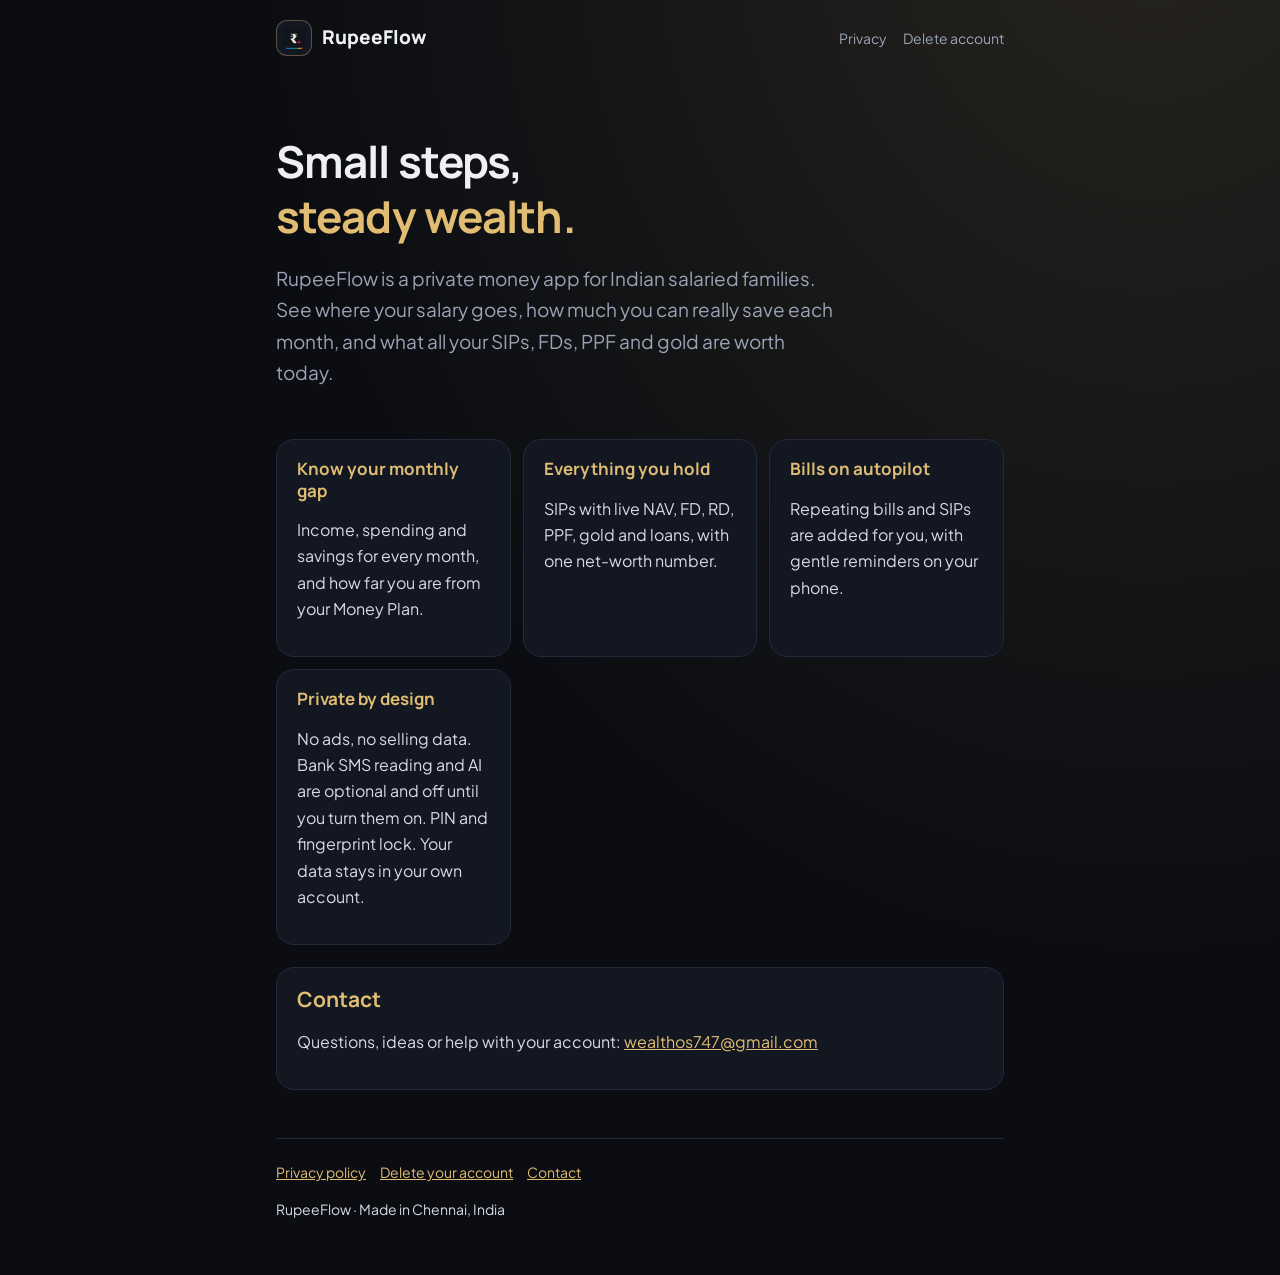
<file: index.html>
<!doctype html>
<html lang="en">
<head>
<meta charset="utf-8">
<meta name="viewport" content="width=device-width, initial-scale=1">
<title>RupeeFlow – small steps, steady wealth</title>
<meta name="description" content="RupeeFlow is a private personal money app for India: track spending, SIPs, FD, RD, PPF and gold, and see your monthly gap.">
<link rel="icon" href="mark.png">
<link rel="preconnect" href="https://fonts.googleapis.com">
<link rel="preconnect" href="https://fonts.gstatic.com" crossorigin>
<link href="https://fonts.googleapis.com/css2?family=Manrope:wght@700;800&family=Plus+Jakarta+Sans:wght@400;500;700&display=swap" rel="stylesheet">
<link rel="stylesheet" href="style.css">
</head>
<body>
<div class="wrap">
  <header class="top">
    <a class="brand" href="./"><img src="mark.png" alt="">RupeeFlow</a>
    <nav><a href="privacy.html">Privacy</a><a href="delete-account.html">Delete account</a></nav>
  </header>

  <section class="hero">
    <h1>Small steps,<br><span class="gold">steady wealth.</span></h1>
    <p class="lead">RupeeFlow is a private money app for Indian salaried families. See where your salary goes, how much you can really save each month, and what all your SIPs, FDs, PPF and gold are worth today.</p>
  </section>

  <div class="grid">
    <div class="card"><h3>Know your monthly gap</h3><p>Income, spending and savings for every month, and how far you are from your Money Plan.</p></div>
    <div class="card"><h3>Everything you hold</h3><p>SIPs with live NAV, FD, RD, PPF, gold and loans, with one net-worth number.</p></div>
    <div class="card"><h3>Bills on autopilot</h3><p>Repeating bills and SIPs are added for you, with gentle reminders on your phone.</p></div>
    <div class="card"><h3>Private by design</h3><p>No ads, no selling data. Bank SMS reading and AI are optional and off until you turn them on. PIN and fingerprint lock. Your data stays in your own account.</p></div>
  </div>

  <div class="card">
    <h2 style="margin-top:0">Contact</h2>
    <p>Questions, ideas or help with your account: <a href="mailto:wealthos747@gmail.com">wealthos747@gmail.com</a></p>
  </div>

  <footer>
    <a href="privacy.html">Privacy policy</a><a href="delete-account.html">Delete your account</a><a href="mailto:wealthos747@gmail.com">Contact</a>
    <p>RupeeFlow · Made in Chennai, India</p>
  </footer>
</div>
</body>
</html>
</file>
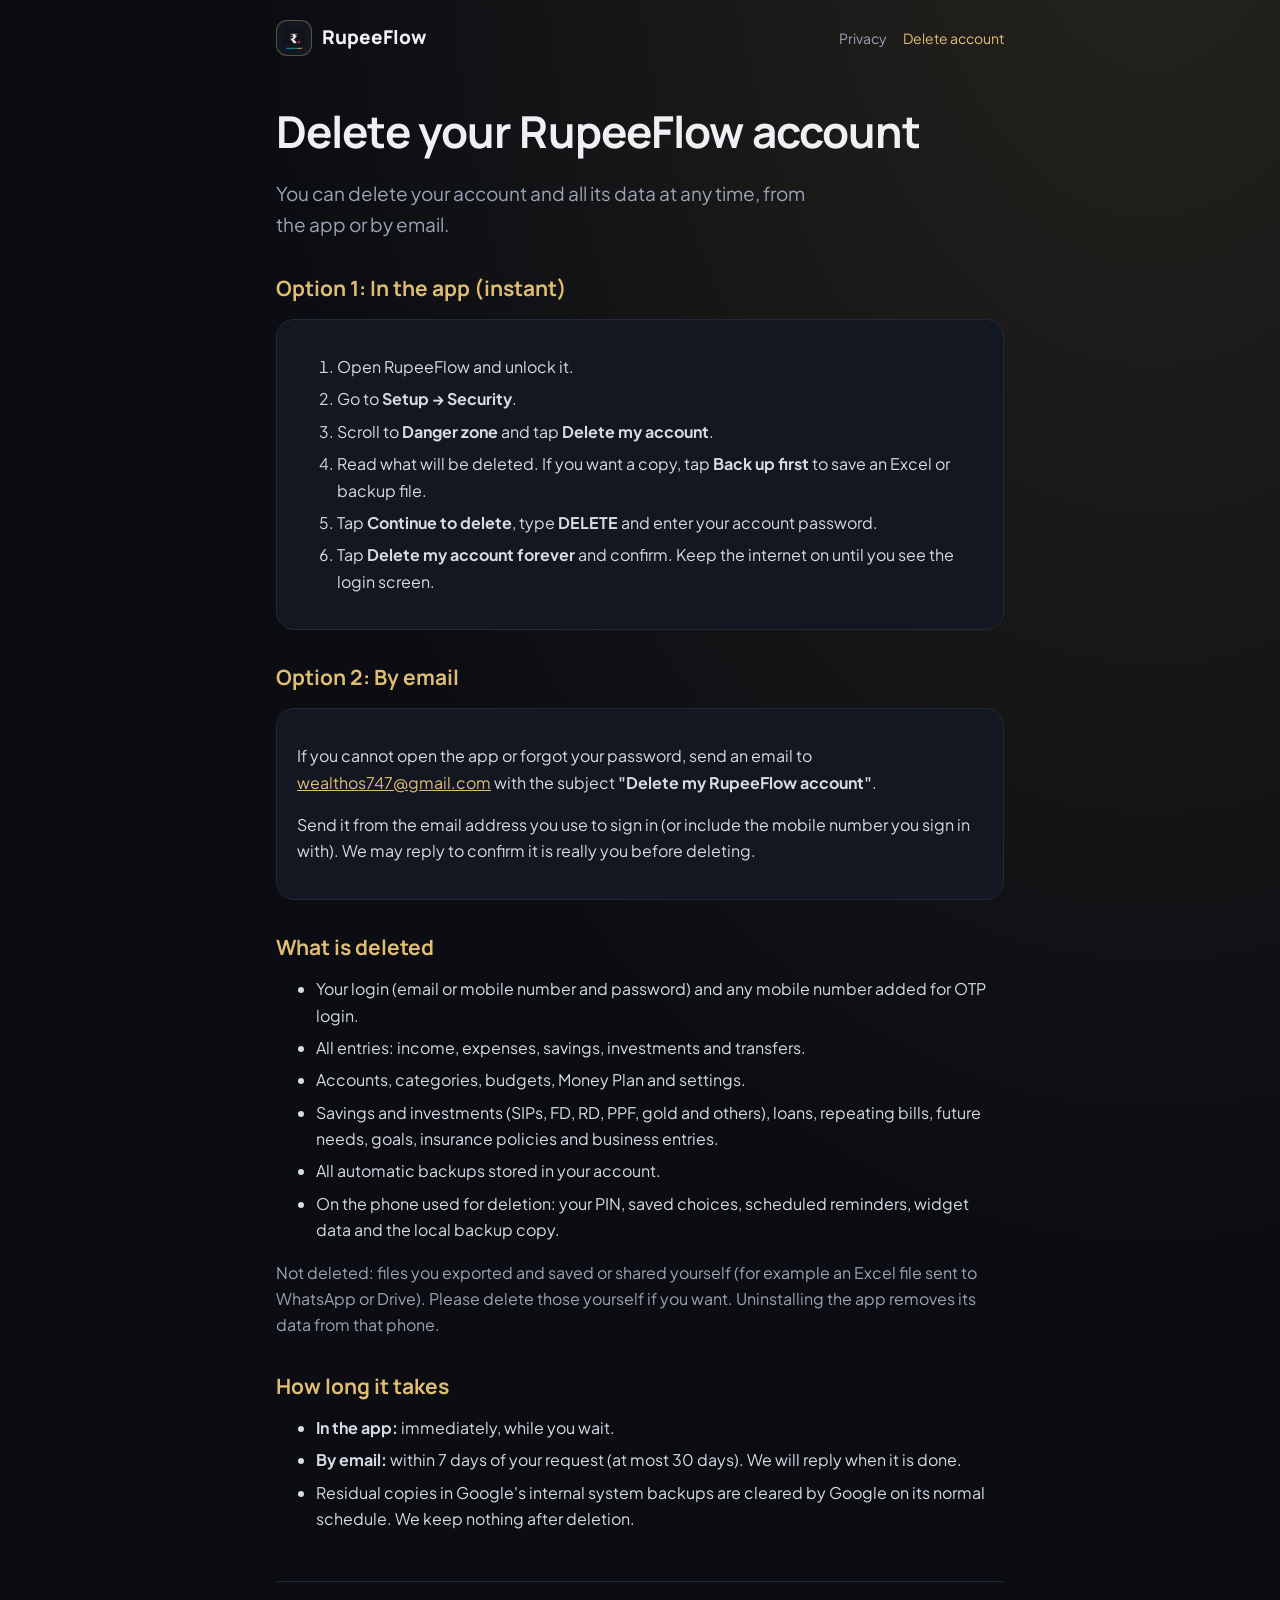
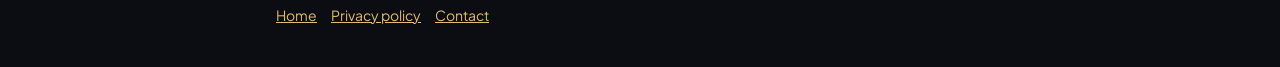
<file: delete-account.html>
<!doctype html>
<html lang="en">
<head>
<meta charset="utf-8">
<meta name="viewport" content="width=device-width, initial-scale=1">
<title>Delete Your Account – RupeeFlow</title>
<meta name="description" content="How to delete your RupeeFlow account and data, what is deleted, and how long it takes.">
<link rel="icon" href="mark.png">
<link rel="preconnect" href="https://fonts.googleapis.com">
<link rel="preconnect" href="https://fonts.gstatic.com" crossorigin>
<link href="https://fonts.googleapis.com/css2?family=Manrope:wght@700;800&family=Plus+Jakarta+Sans:wght@400;500;700&display=swap" rel="stylesheet">
<link rel="stylesheet" href="style.css">
</head>
<body>
<div class="wrap">
  <header class="top">
    <a class="brand" href="./"><img src="mark.png" alt="">RupeeFlow</a>
    <nav><a href="privacy.html">Privacy</a><a href="delete-account.html" aria-current="page">Delete account</a></nav>
  </header>

  <h1>Delete your RupeeFlow account</h1>
  <p class="lead muted">You can delete your account and all its data at any time, from the app or by email.</p>

  <h2>Option 1: In the app (instant)</h2>
  <div class="card">
    <ol>
      <li>Open RupeeFlow and unlock it.</li>
      <li>Go to <strong>Setup → Security</strong>.</li>
      <li>Scroll to <strong>Danger zone</strong> and tap <strong>Delete my account</strong>.</li>
      <li>Read what will be deleted. If you want a copy, tap <strong>Back up first</strong> to save an Excel or backup file.</li>
      <li>Tap <strong>Continue to delete</strong>, type <strong>DELETE</strong> and enter your account password.</li>
      <li>Tap <strong>Delete my account forever</strong> and confirm. Keep the internet on until you see the login screen.</li>
    </ol>
  </div>

  <h2>Option 2: By email</h2>
  <div class="card">
    <p>If you cannot open the app or forgot your password, send an email to <a href="mailto:wealthos747@gmail.com?subject=Delete%20my%20RupeeFlow%20account">wealthos747@gmail.com</a> with the subject <strong>"Delete my RupeeFlow account"</strong>.</p>
    <p>Send it from the email address you use to sign in (or include the mobile number you sign in with). We may reply to confirm it is really you before deleting.</p>
  </div>

  <h2>What is deleted</h2>
  <ul>
    <li>Your login (email or mobile number and password) and any mobile number added for OTP login.</li>
    <li>All entries: income, expenses, savings, investments and transfers.</li>
    <li>Accounts, categories, budgets, Money Plan and settings.</li>
    <li>Savings and investments (SIPs, FD, RD, PPF, gold and others), loans, repeating bills, future needs, goals, insurance policies and business entries.</li>
    <li>All automatic backups stored in your account.</li>
    <li>On the phone used for deletion: your PIN, saved choices, scheduled reminders, widget data and the local backup copy.</li>
  </ul>
  <p class="muted">Not deleted: files you exported and saved or shared yourself (for example an Excel file sent to WhatsApp or Drive). Please delete those yourself if you want. Uninstalling the app removes its data from that phone.</p>

  <h2>How long it takes</h2>
  <ul>
    <li><strong>In the app:</strong> immediately, while you wait.</li>
    <li><strong>By email:</strong> within 7 days of your request (at most 30 days). We will reply when it is done.</li>
    <li>Residual copies in Google's internal system backups are cleared by Google on its normal schedule. We keep nothing after deletion.</li>
  </ul>

  <footer>
    <a href="./">Home</a><a href="privacy.html">Privacy policy</a><a href="mailto:wealthos747@gmail.com">Contact</a>
  </footer>
</div>
</body>
</html>
</file>
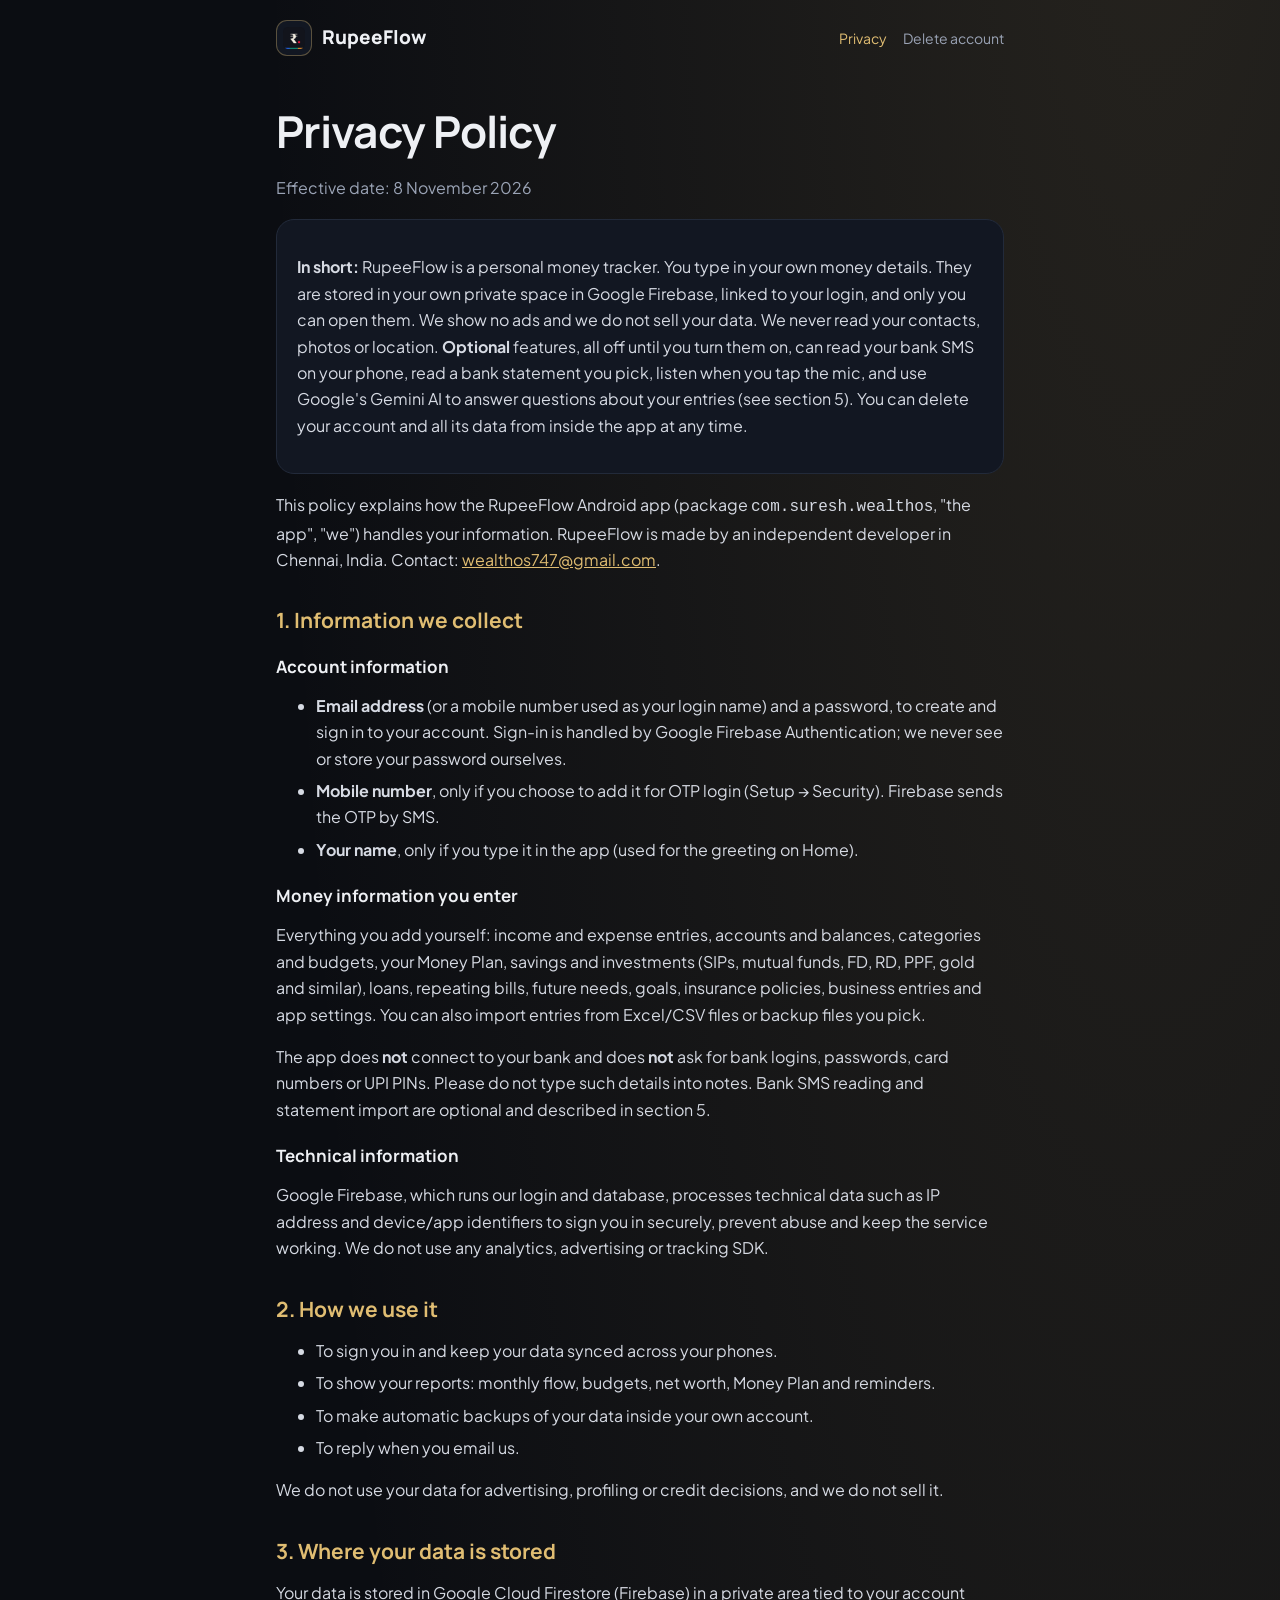
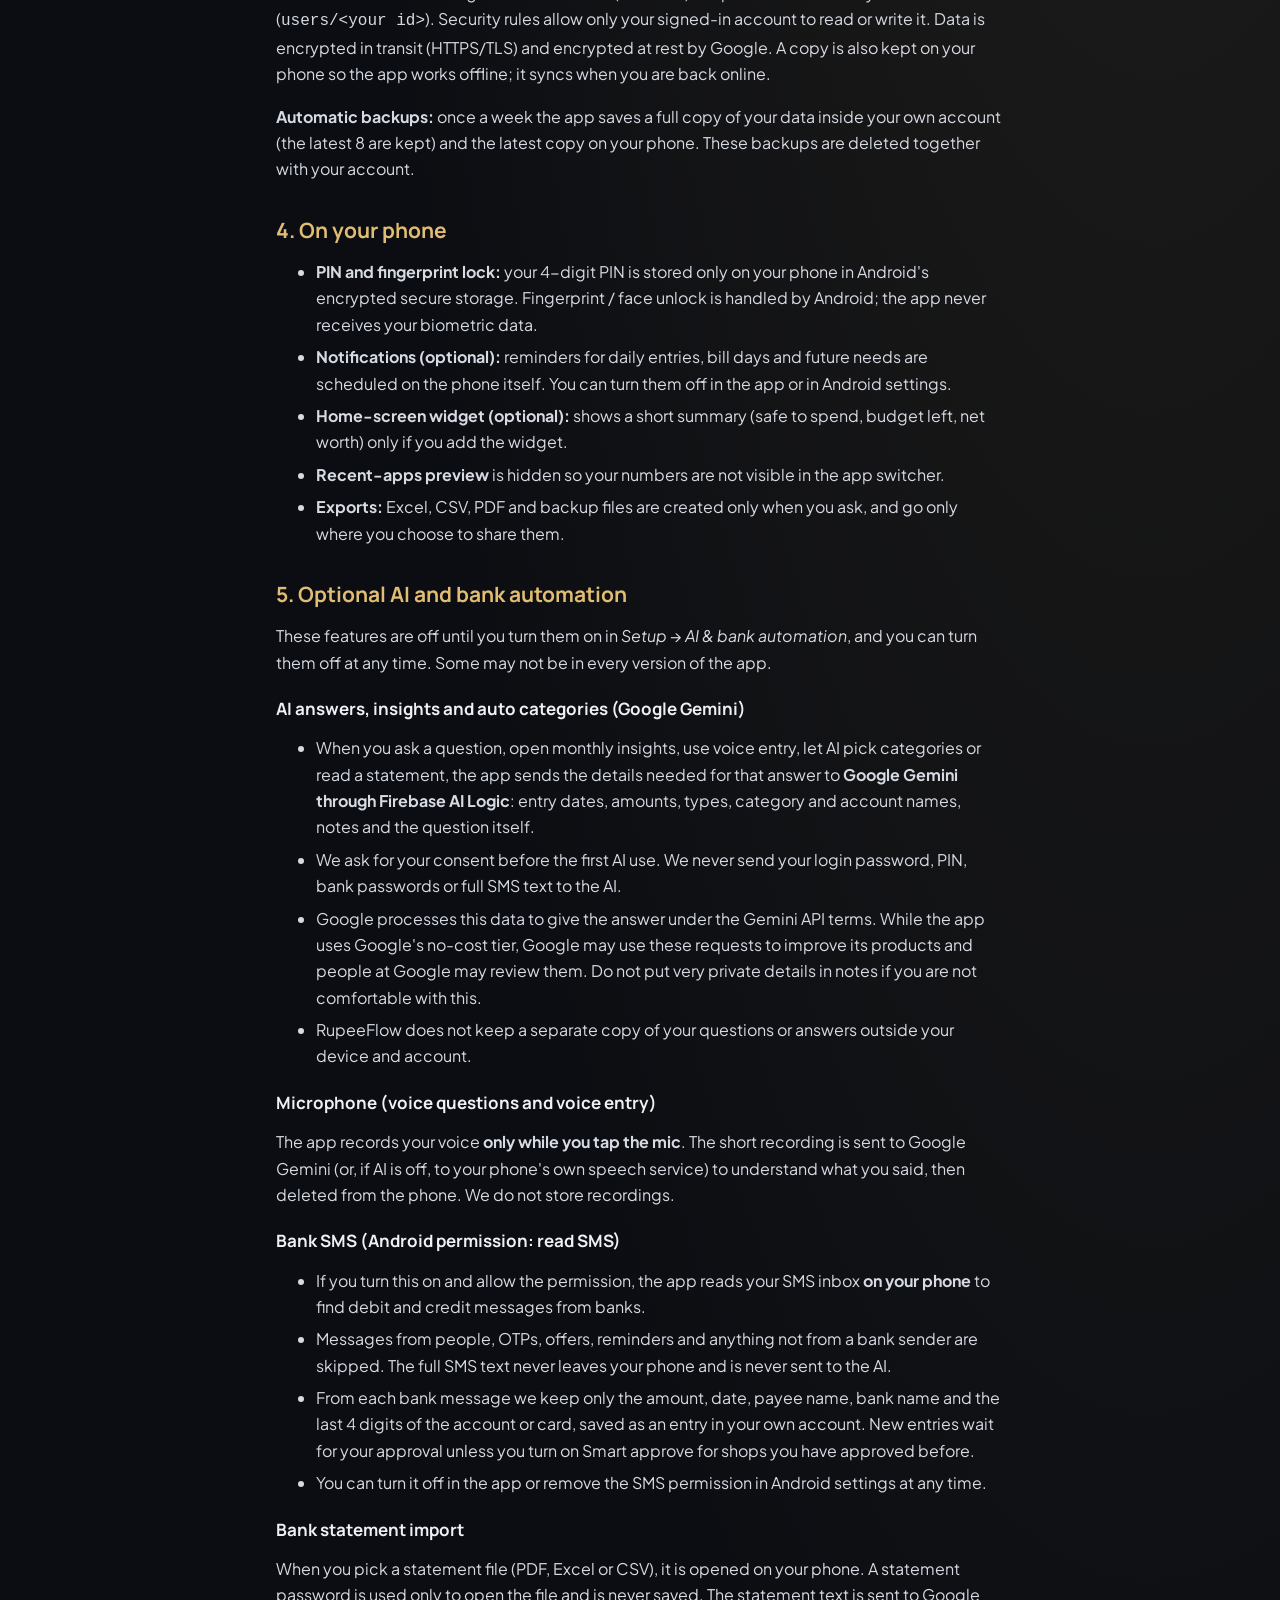
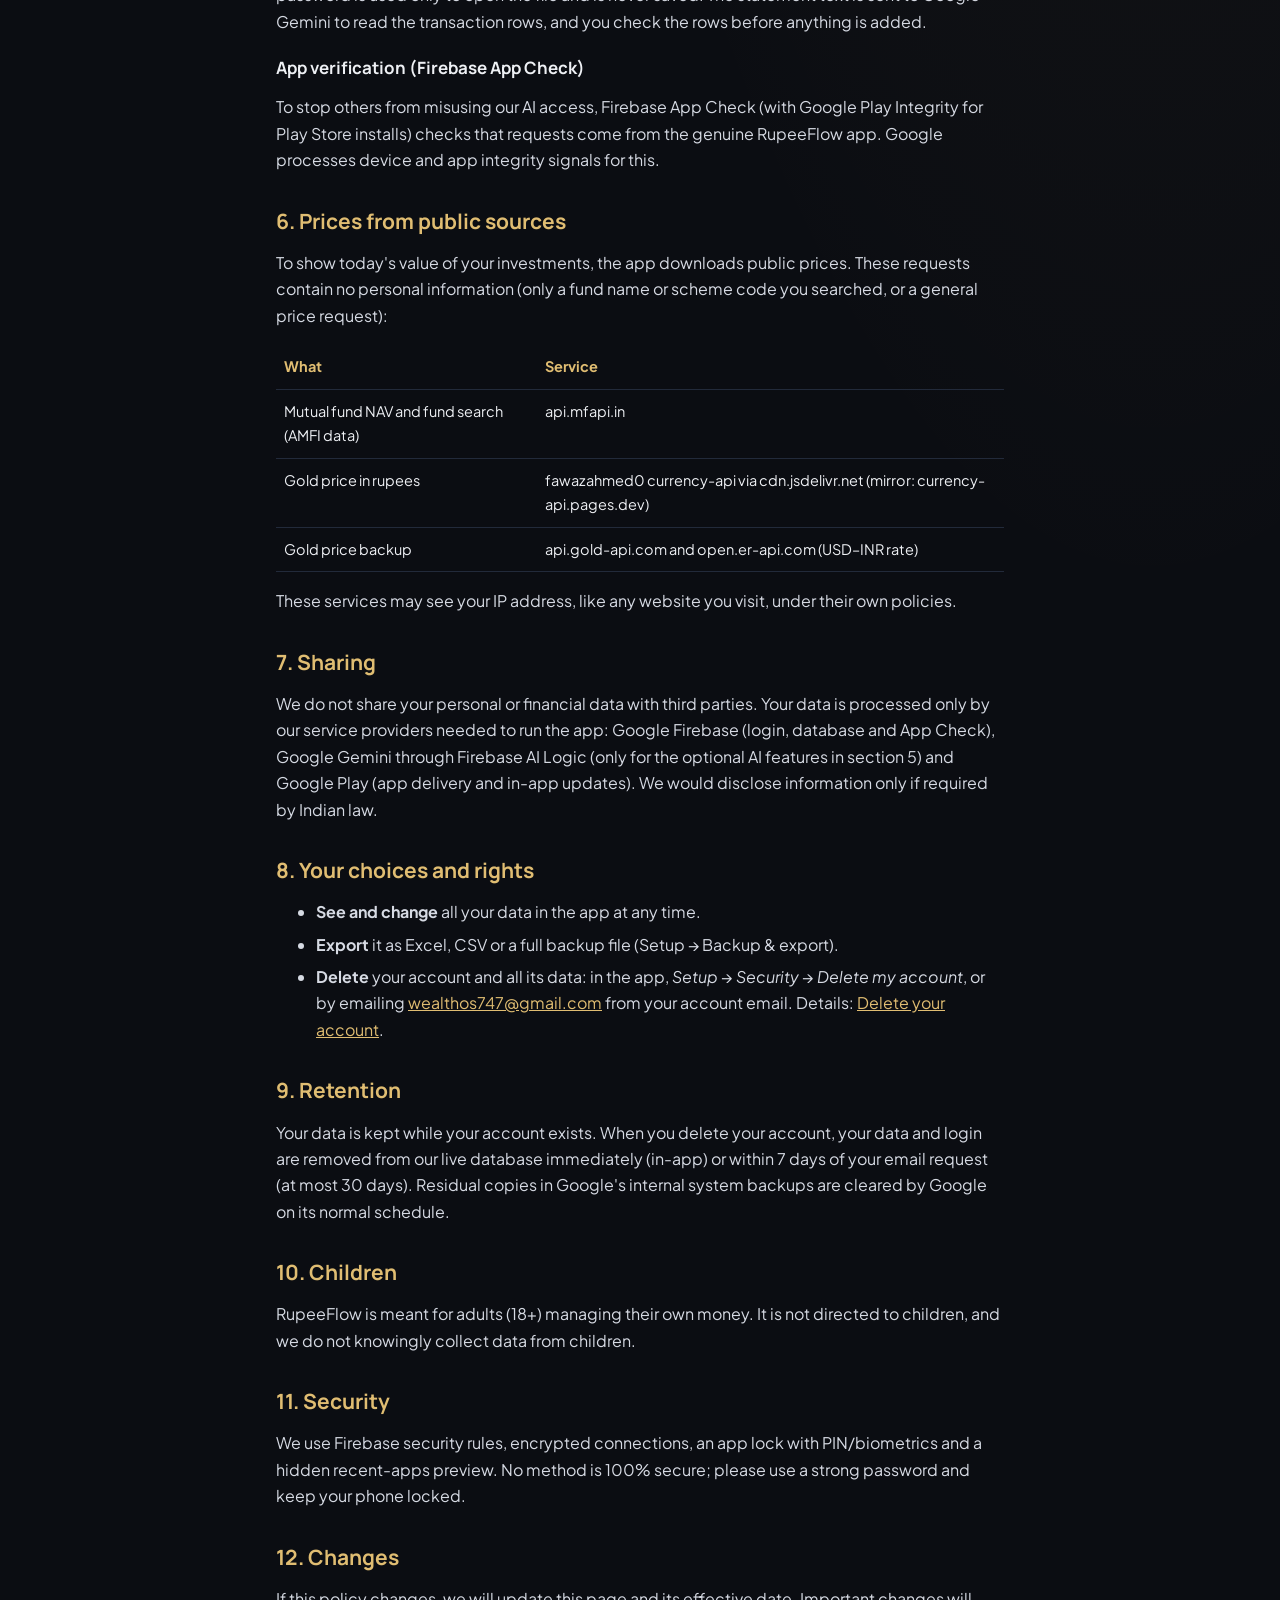
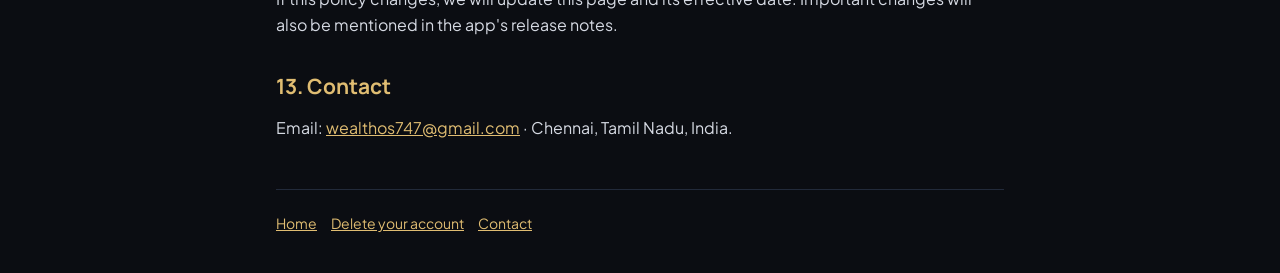
<file: privacy.html>
<!doctype html>
<html lang="en">
<head>
<meta charset="utf-8">
<meta name="viewport" content="width=device-width, initial-scale=1">
<title>Privacy Policy – RupeeFlow</title>
<meta name="description" content="How the RupeeFlow app collects, uses, stores and deletes your data.">
<link rel="icon" href="mark.png">
<link rel="preconnect" href="https://fonts.googleapis.com">
<link rel="preconnect" href="https://fonts.gstatic.com" crossorigin>
<link href="https://fonts.googleapis.com/css2?family=Manrope:wght@700;800&family=Plus+Jakarta+Sans:wght@400;500;700&display=swap" rel="stylesheet">
<link rel="stylesheet" href="style.css">
</head>
<body>
<div class="wrap">
  <header class="top">
    <a class="brand" href="./"><img src="mark.png" alt="">RupeeFlow</a>
    <nav><a href="privacy.html" aria-current="page">Privacy</a><a href="delete-account.html">Delete account</a></nav>
  </header>

  <h1>Privacy Policy</h1>
  <p class="muted">Effective date: 8 November 2026</p>

  <div class="card">
    <p><strong>In short:</strong> RupeeFlow is a personal money tracker. You type in your own money details. They are stored in your own private space in Google Firebase, linked to your login, and only you can open them. We show no ads and we do not sell your data. We never read your contacts, photos or location. <strong>Optional</strong> features, all off until you turn them on, can read your bank SMS on your phone, read a bank statement you pick, listen when you tap the mic, and use Google's Gemini AI to answer questions about your entries (see section 5). You can delete your account and all its data from inside the app at any time.</p>
  </div>

  <p>This policy explains how the RupeeFlow Android app (package <code>com.suresh.wealthos</code>, "the app", "we") handles your information. RupeeFlow is made by an independent developer in Chennai, India. Contact: <a href="mailto:wealthos747@gmail.com">wealthos747@gmail.com</a>.</p>

  <h2>1. Information we collect</h2>
  <h3>Account information</h3>
  <ul>
    <li><strong>Email address</strong> (or a mobile number used as your login name) and a password, to create and sign in to your account. Sign-in is handled by Google Firebase Authentication; we never see or store your password ourselves.</li>
    <li><strong>Mobile number</strong>, only if you choose to add it for OTP login (Setup → Security). Firebase sends the OTP by SMS.</li>
    <li><strong>Your name</strong>, only if you type it in the app (used for the greeting on Home).</li>
  </ul>
  <h3>Money information you enter</h3>
  <p>Everything you add yourself: income and expense entries, accounts and balances, categories and budgets, your Money Plan, savings and investments (SIPs, mutual funds, FD, RD, PPF, gold and similar), loans, repeating bills, future needs, goals, insurance policies, business entries and app settings. You can also import entries from Excel/CSV files or backup files you pick.</p>
  <p>The app does <strong>not</strong> connect to your bank and does <strong>not</strong> ask for bank logins, passwords, card numbers or UPI PINs. Please do not type such details into notes. Bank SMS reading and statement import are optional and described in section 5.</p>
  <h3>Technical information</h3>
  <p>Google Firebase, which runs our login and database, processes technical data such as IP address and device/app identifiers to sign you in securely, prevent abuse and keep the service working. We do not use any analytics, advertising or tracking SDK.</p>

  <h2>2. How we use it</h2>
  <ul>
    <li>To sign you in and keep your data synced across your phones.</li>
    <li>To show your reports: monthly flow, budgets, net worth, Money Plan and reminders.</li>
    <li>To make automatic backups of your data inside your own account.</li>
    <li>To reply when you email us.</li>
  </ul>
  <p>We do not use your data for advertising, profiling or credit decisions, and we do not sell it.</p>

  <h2>3. Where your data is stored</h2>
  <p>Your data is stored in Google Cloud Firestore (Firebase) in a private area tied to your account (<code>users/&lt;your id&gt;</code>). Security rules allow only your signed-in account to read or write it. Data is encrypted in transit (HTTPS/TLS) and encrypted at rest by Google. A copy is also kept on your phone so the app works offline; it syncs when you are back online.</p>
  <p><strong>Automatic backups:</strong> once a week the app saves a full copy of your data inside your own account (the latest 8 are kept) and the latest copy on your phone. These backups are deleted together with your account.</p>

  <h2>4. On your phone</h2>
  <ul>
    <li><strong>PIN and fingerprint lock:</strong> your 4-digit PIN is stored only on your phone in Android's encrypted secure storage. Fingerprint / face unlock is handled by Android; the app never receives your biometric data.</li>
    <li><strong>Notifications (optional):</strong> reminders for daily entries, bill days and future needs are scheduled on the phone itself. You can turn them off in the app or in Android settings.</li>
    <li><strong>Home-screen widget (optional):</strong> shows a short summary (safe to spend, budget left, net worth) only if you add the widget.</li>
    <li><strong>Recent-apps preview</strong> is hidden so your numbers are not visible in the app switcher.</li>
    <li><strong>Exports:</strong> Excel, CSV, PDF and backup files are created only when you ask, and go only where you choose to share them.</li>
  </ul>

  <h2>5. Optional AI and bank automation</h2>
  <p>These features are off until you turn them on in <em>Setup → AI &amp; bank automation</em>, and you can turn them off at any time. Some may not be in every version of the app.</p>
  <h3>AI answers, insights and auto categories (Google Gemini)</h3>
  <ul>
    <li>When you ask a question, open monthly insights, use voice entry, let AI pick categories or read a statement, the app sends the details needed for that answer to <strong>Google Gemini through Firebase AI Logic</strong>: entry dates, amounts, types, category and account names, notes and the question itself.</li>
    <li>We ask for your consent before the first AI use. We never send your login password, PIN, bank passwords or full SMS text to the AI.</li>
    <li>Google processes this data to give the answer under the Gemini API terms. While the app uses Google's no-cost tier, Google may use these requests to improve its products and people at Google may review them. Do not put very private details in notes if you are not comfortable with this.</li>
    <li>RupeeFlow does not keep a separate copy of your questions or answers outside your device and account.</li>
  </ul>
  <h3>Microphone (voice questions and voice entry)</h3>
  <p>The app records your voice <strong>only while you tap the mic</strong>. The short recording is sent to Google Gemini (or, if AI is off, to your phone's own speech service) to understand what you said, then deleted from the phone. We do not store recordings.</p>
  <h3>Bank SMS (Android permission: read SMS)</h3>
  <ul>
    <li>If you turn this on and allow the permission, the app reads your SMS inbox <strong>on your phone</strong> to find debit and credit messages from banks.</li>
    <li>Messages from people, OTPs, offers, reminders and anything not from a bank sender are skipped. The full SMS text never leaves your phone and is never sent to the AI.</li>
    <li>From each bank message we keep only the amount, date, payee name, bank name and the last 4 digits of the account or card, saved as an entry in your own account. New entries wait for your approval unless you turn on Smart approve for shops you have approved before.</li>
    <li>You can turn it off in the app or remove the SMS permission in Android settings at any time.</li>
  </ul>
  <h3>Bank statement import</h3>
  <p>When you pick a statement file (PDF, Excel or CSV), it is opened on your phone. A statement password is used only to open the file and is never saved. The statement text is sent to Google Gemini to read the transaction rows, and you check the rows before anything is added.</p>
  <h3>App verification (Firebase App Check)</h3>
  <p>To stop others from misusing our AI access, Firebase App Check (with Google Play Integrity for Play Store installs) checks that requests come from the genuine RupeeFlow app. Google processes device and app integrity signals for this.</p>

  <h2>6. Prices from public sources</h2>
  <p>To show today's value of your investments, the app downloads public prices. These requests contain no personal information (only a fund name or scheme code you searched, or a general price request):</p>
  <div class="tablewrap"><table>
    <tr><th>What</th><th>Service</th></tr>
    <tr><td>Mutual fund NAV and fund search (AMFI data)</td><td>api.mfapi.in</td></tr>
    <tr><td>Gold price in rupees</td><td>fawazahmed0 currency-api via cdn.jsdelivr.net (mirror: currency-api.pages.dev)</td></tr>
    <tr><td>Gold price backup</td><td>api.gold-api.com and open.er-api.com (USD–INR rate)</td></tr>
  </table></div>
  <p>These services may see your IP address, like any website you visit, under their own policies.</p>

  <h2>7. Sharing</h2>
  <p>We do not share your personal or financial data with third parties. Your data is processed only by our service providers needed to run the app: Google Firebase (login, database and App Check), Google Gemini through Firebase AI Logic (only for the optional AI features in section 5) and Google Play (app delivery and in-app updates). We would disclose information only if required by Indian law.</p>

  <h2>8. Your choices and rights</h2>
  <ul>
    <li><strong>See and change</strong> all your data in the app at any time.</li>
    <li><strong>Export</strong> it as Excel, CSV or a full backup file (Setup → Backup &amp; export).</li>
    <li><strong>Delete</strong> your account and all its data: in the app, <em>Setup → Security → Delete my account</em>, or by emailing <a href="mailto:wealthos747@gmail.com">wealthos747@gmail.com</a> from your account email. Details: <a href="delete-account.html">Delete your account</a>.</li>
  </ul>

  <h2>9. Retention</h2>
  <p>Your data is kept while your account exists. When you delete your account, your data and login are removed from our live database immediately (in-app) or within 7 days of your email request (at most 30 days). Residual copies in Google's internal system backups are cleared by Google on its normal schedule.</p>

  <h2>10. Children</h2>
  <p>RupeeFlow is meant for adults (18+) managing their own money. It is not directed to children, and we do not knowingly collect data from children.</p>

  <h2>11. Security</h2>
  <p>We use Firebase security rules, encrypted connections, an app lock with PIN/biometrics and a hidden recent-apps preview. No method is 100% secure; please use a strong password and keep your phone locked.</p>

  <h2>12. Changes</h2>
  <p>If this policy changes, we will update this page and its effective date. Important changes will also be mentioned in the app's release notes.</p>

  <h2>13. Contact</h2>
  <p>Email: <a href="mailto:wealthos747@gmail.com">wealthos747@gmail.com</a> · Chennai, Tamil Nadu, India.</p>

  <footer>
    <a href="./">Home</a><a href="delete-account.html">Delete your account</a><a href="mailto:wealthos747@gmail.com">Contact</a>
  </footer>
</div>
</body>
</html>
</file>
<file: style.css>
:root {
  --bg: #0b0d12;
  --surface: #121722;
  --line: #222a3a;
  --fg: #eef0f4;
  --muted: #9aa3b5;
  --gold: #e0bd72;
  --gold2: #c99a45;
}
* { box-sizing: border-box; }
html { -webkit-text-size-adjust: 100%; }
body {
  margin: 0;
  background: var(--bg);
  background-image: radial-gradient(ellipse at 90% -10%, rgba(224, 189, 114, 0.13), transparent 55%);
  background-repeat: no-repeat;
  color: var(--fg);
  font-family: "Plus Jakarta Sans", system-ui, -apple-system, "Segoe UI", Roboto, sans-serif;
  font-size: 16px;
  line-height: 1.65;
}
a { color: var(--gold); }
.wrap { max-width: 760px; margin: 0 auto; padding: 0 16px; }
header.top { display: flex; align-items: center; justify-content: space-between; padding: 20px 0; gap: 12px; flex-wrap: wrap; }
.brand { display: flex; align-items: center; gap: 10px; text-decoration: none; color: var(--fg); font-family: Manrope, sans-serif; font-weight: 800; font-size: 19px; }
.brand img { width: 36px; height: 36px; object-fit: contain; background: var(--surface); border: 1px solid rgba(224, 189, 114, 0.35); border-radius: 11px; padding: 6px; }
nav a { color: var(--muted); text-decoration: none; margin-left: 16px; font-size: 14px; }
nav a:hover, nav a[aria-current] { color: var(--gold); }
h1, h2, h3 { font-family: Manrope, sans-serif; line-height: 1.25; }
h1 { font-size: clamp(30px, 7vw, 44px); margin: 28px 0 10px; letter-spacing: -0.02em; }
h2 { font-size: 21px; margin: 34px 0 8px; color: var(--gold); }
h3 { font-size: 17px; margin: 22px 0 6px; }
p, li { color: #d6dae3; }
.muted { color: var(--muted); }
.card { background: var(--surface); border: 1px solid var(--line); border-radius: 18px; padding: 18px 20px; margin: 18px 0; }
.gold { color: var(--gold); }
.btn { display: inline-block; background: linear-gradient(135deg, var(--gold), var(--gold2)); color: #1a1408; font-weight: 700; text-decoration: none; padding: 12px 20px; border-radius: 14px; }
.hero { padding: 30px 0 10px; }
p.lead { font-size: 19px; color: var(--muted); max-width: 560px; }
.grid { display: grid; grid-template-columns: repeat(auto-fit, minmax(210px, 1fr)); gap: 12px; margin: 22px 0; }
.grid .card { margin: 0; }
.grid h3 { margin-top: 0; color: var(--gold); }
ol li, ul li { margin: 6px 0; }
table { width: 100%; border-collapse: collapse; font-size: 14.5px; }
th, td { text-align: left; padding: 10px 8px; border-bottom: 1px solid var(--line); vertical-align: top; }
th { color: var(--gold); font-weight: 700; }
.tablewrap { overflow-x: auto; }
footer { border-top: 1px solid var(--line); margin-top: 48px; padding: 22px 0 40px; color: var(--muted); font-size: 14px; }
footer a { margin-right: 14px; }
</file>
